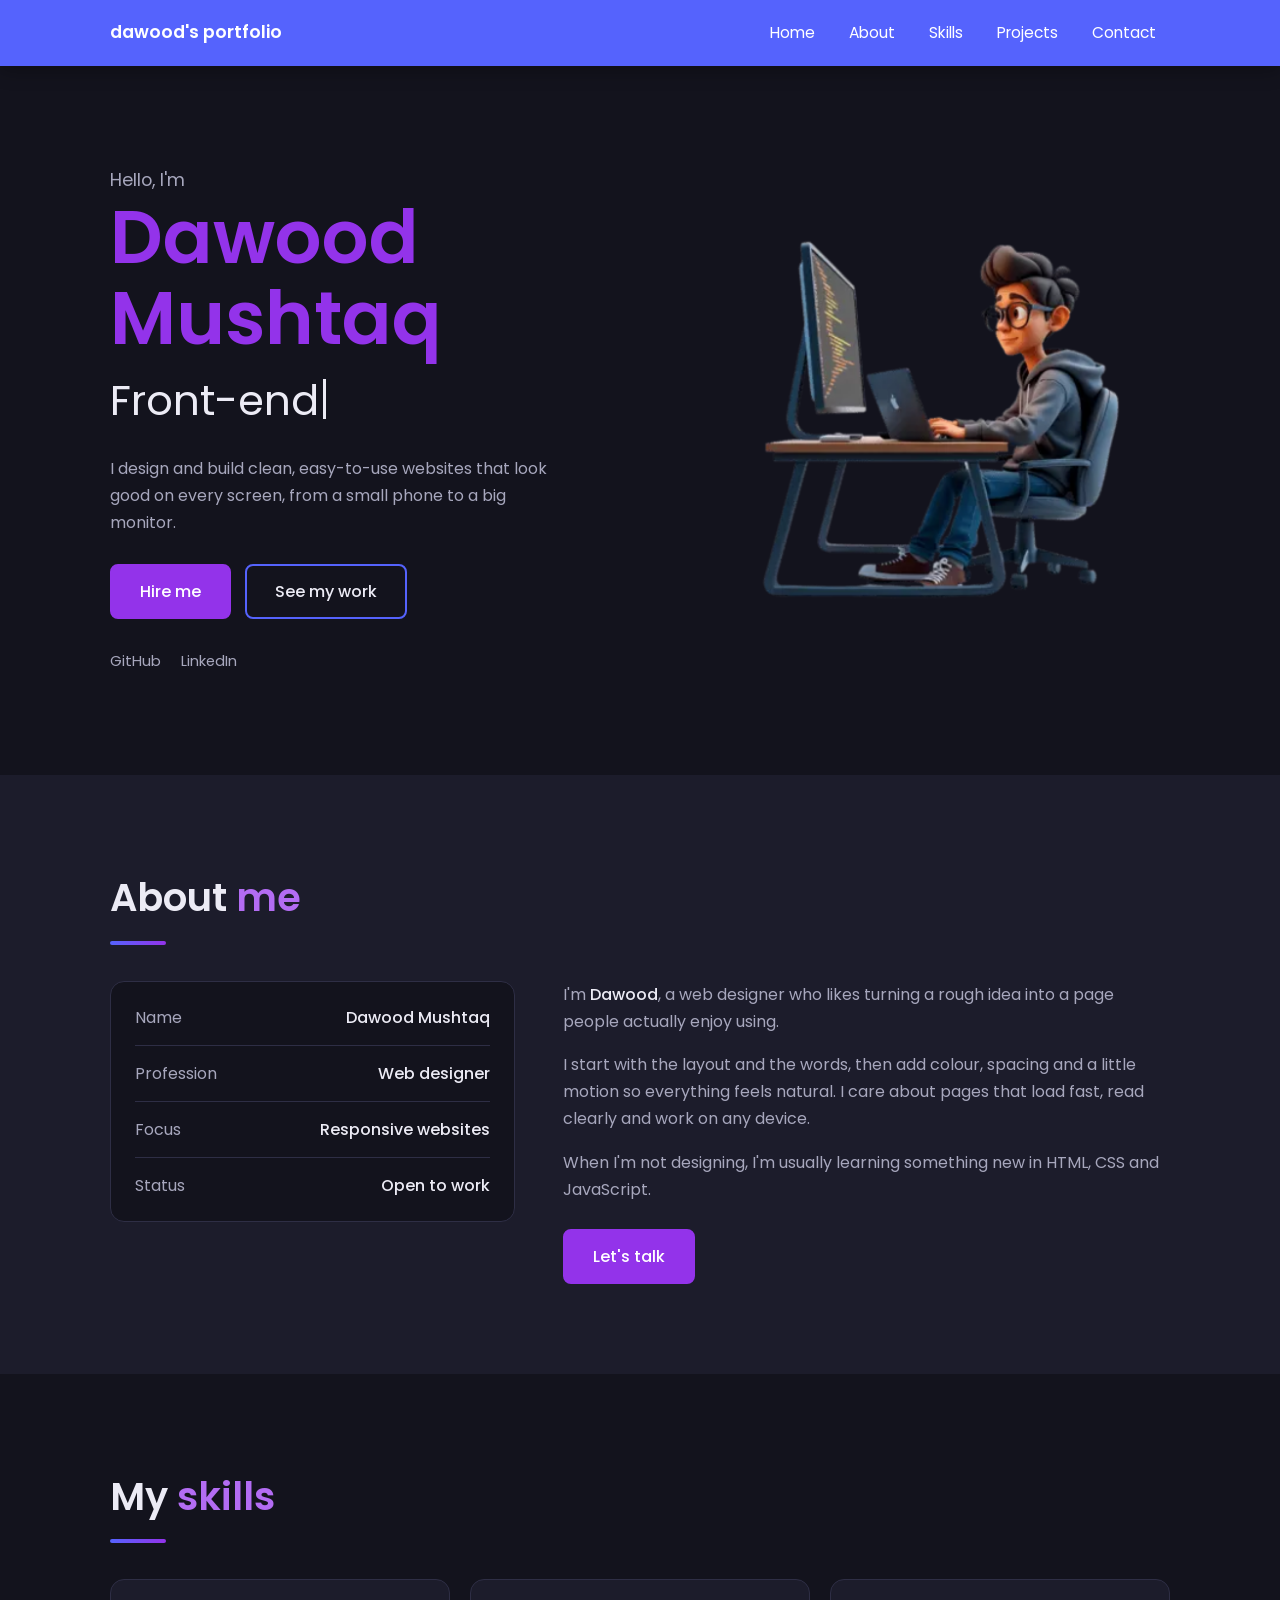
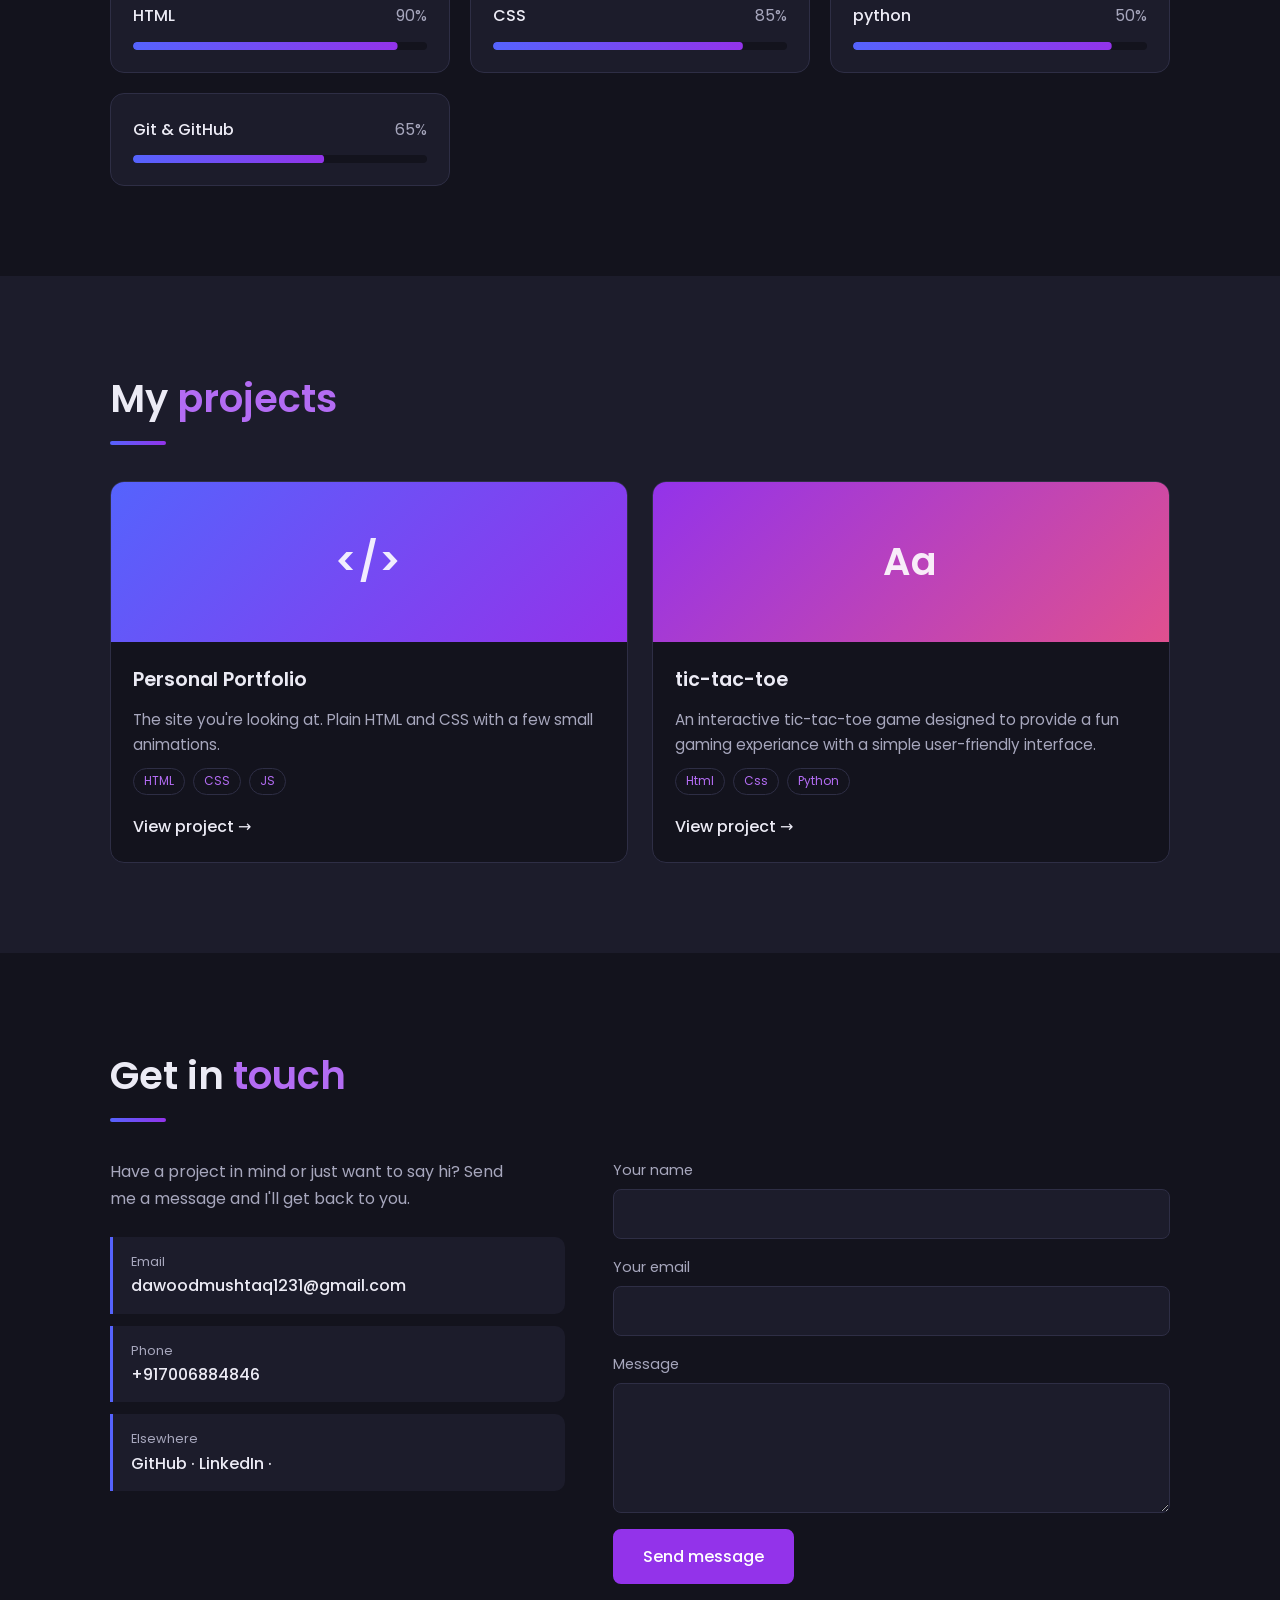
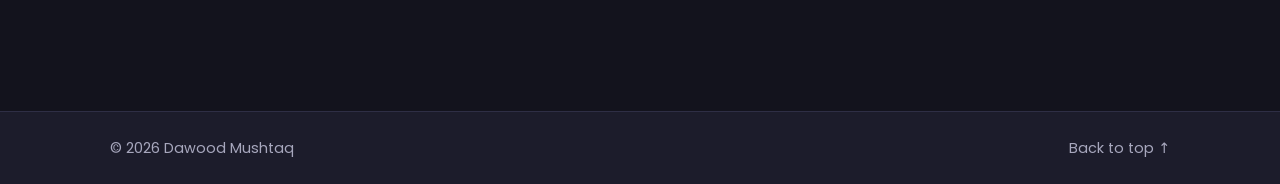
<file: index.html>
<!doctype html>
<html lang="en">
<head>
<meta charset="utf-8">
<meta name="viewport" content="width=device-width, initial-scale=1, viewport-fit=cover">
<title>Dawood Mushtaq</title>
<link rel="preconnect" href="https://fonts.googleapis.com">
<link rel="preconnect" href="https://fonts.gstatic.com" crossorigin>
<link rel="stylesheet" href="https://fonts.googleapis.com/css2?family=Poppins:wght@300;400;500;600&display=swap">
<link rel="stylesheet" href="style.css">
</head>
<body>
<header class="navbar">
  <div class="container nav-inner">
    <a href="#home" class="logo">dawood's portfolio</a>
    <button class="menu-btn" id="menuBtn" type="button" aria-label="Open menu" aria-expanded="false">
      <span></span><span></span><span></span>
    </button>
    <nav class="nav-links" id="menu">
      <a href="#home">Home</a>
      <a href="#about">About</a>
      <a href="#skills">Skills</a>
      <a href="#projects">Projects</a>
      <a href="#contact">Contact</a>
    </nav>
  </div>
</header>

<main>
  <!-- HOME -->
  <section class="hero" id="home">
    <div class="container hero-inner">
      <div class="hero-text">
        <p class="hello fade-up" style="--d:.1s">Hello, I'm</p>
        <h1 class="fade-up" style="--d:.2s">Dawood Mushtaq</h1>
        <h2 class="fade-up" style="--d:.3s"><span id="typed">Web designer</span><span class="caret"></span></h2>
        <p class="intro fade-up" style="--d:.4s">I design and build clean, easy-to-use websites that look good on every screen, from a small phone to a big monitor.</p>
        <div class="buttons fade-up" style="--d:.5s">
          <a href="#contact" class="btn primary">Hire me</a>
          <a href="#projects" class="btn outline">See my work</a>
        </div>
        <div class="socials fade-up" style="--d:.6s">
          <a href="https://github.com/" target="_blank" rel="noopener">GitHub</a>
          <a href="https://www.linkedin.com/" target="_blank" rel="noopener">LinkedIn</a>
        </div>
      </div>
      <div class="hero-img fade-up" style="--d:.35s">
        <img src="hero.png" width="440" height="430" alt="Illustration of a web designer working at a desk">
      </div>
    </div>
  </section>

  <!-- ABOUT -->
  <section class="section alt" id="about">
    <div class="container">
      <h2 class="title reveal">About <span>me</span></h2>
      <div class="about-grid">
        <dl class="facts reveal">
          <div><dt>Name</dt><dd>Dawood Mushtaq</dd></div>
          <div><dt>Profession</dt><dd>Web designer</dd></div>
          <div><dt>Focus</dt><dd>Responsive websites</dd></div>
          <div><dt>Status</dt><dd>Open to work</dd></div>
        </dl>
        <div class="about-text reveal">
          <p>I'm <strong>Dawood</strong>, a web designer who likes turning a rough idea into a page people actually enjoy using.</p>
          <p>I start with the layout and the words, then add colour, spacing and a little motion so everything feels natural. I care about pages that load fast, read clearly and work on any device.</p>
          <p>When I'm not designing, I'm usually learning something new in HTML, CSS and JavaScript.</p>
          <a href="#contact" class="btn primary">Let's talk</a>
        </div>
      </div>
    </div>
  </section>

  <!-- SKILLS -->
  <section class="section" id="skills">
    <div class="container">
      <h2 class="title reveal">My <span>skills</span></h2>
      <div class="skill-grid">
        <div class="skill reveal" style="--level:.9"><div class="top"><span>HTML</span><span>90%</span></div><div class="bar"><span></span></div></div>
        <div class="skill reveal" style="--level:.85"><div class="top"><span>CSS</span><span>85%</span></div><div class="bar"><span></span></div></div>
        <div class="skill reveal" style="--level:.88"><div class="top"><span>python</span><span>50%</span></div><div class="bar"><span></span></div></div>
        <div class="skill reveal" style="--level:.65"><div class="top"><span>Git &amp; GitHub</span><span>65%</span></div><div class="bar"><span></span></div></div>
      </div>
    </div>
  </section>

  <!-- PROJECTS -->
  <section class="section alt" id="projects">
    <div class="container">
      <h2 class="title reveal">My <span>projects</span></h2>
      <div class="project-grid">
        <article class="project reveal">
          <div class="thumb"><div class="t1">&lt;/&gt;</div></div>
          <div class="info">
            <h3>Personal Portfolio</h3>
            <p>The site you're looking at. Plain HTML and CSS with a few small animations.</p>
            <div class="tags"><span>HTML</span><span>CSS</span><span>JS</span></div>
            <a class="link" href="https://github.com/" target="_blank" rel="noopener">View project <span>&rarr;</span></a>
          </div>
        </article>
        <article class="project reveal" style="transition-delay:.1s">
          <div class="thumb"><div class="t2">Aa</div></div>
          <div class="info">
            <h3>tic-tac-toe</h3>
            <p>An interactive tic-tac-toe game designed to provide a fun gaming experiance with a simple user-friendly interface.</p>
            <div class="tags"><span>Html</span><span>Css</span><span>Python</span></div>
            <a class="link" href="https://github.com/" target="_blank" rel="noopener">View project <span>&rarr;</span></a>
          </div>
        </article>

          </div>
        </article>
  </section>

  <!-- CONTACT -->
  <section class="section" id="contact">
    <div class="container">
      <h2 class="title reveal">Get in <span>touch</span></h2>
      <div class="contact-grid">
        <div class="contact-info reveal">
          <p>Have a project in mind or just want to say hi? Send me a message and I'll get back to you.</p>
          <div class="info-row"><small>Email</small><strong id="emailText">dawoodmushtaq1231@gmail.com</strong></div>
          <div class="info-row"><small>Phone</small><strong>+917006884846</strong></div>
          <div class="info-row"><small>Elsewhere</small><strong>GitHub &middot; LinkedIn &middot;</strong></div>
        </div>
        <form id="contactForm" class="reveal" novalidate>
          <label for="name">Your name
            <input id="name" name="name" type="text" autocomplete="name" required>
          </label>
          <label for="email">Your email
            <input id="email" name="email" type="email" autocomplete="email" required>
          </label>
          <label for="message">Message
            <textarea id="message" name="message" required></textarea>
          </label>
          <button class="btn primary" type="submit">Send message</button>
          <p class="form-note" id="formNote" role="status"></p>
        </form>
      </div>
    </div>
  </section>
</main>

<footer>
  <div class="container">
    <span>&copy; <span id="year">2026</span> Dawood Mushtaq</span>
    <a href="#home">Back to top &uarr;</a>
  </div>
</footer>

<script>
  // mobile menu
  var menuBtn = document.getElementById('menuBtn');
  var menu = document.getElementById('menu');
  menuBtn.addEventListener('click', function () {
    var open = menu.classList.toggle('open');
    menuBtn.classList.toggle('open', open);
    menuBtn.setAttribute('aria-expanded', String(open));
  });
  menu.querySelectorAll('a').forEach(function (a) {
    a.addEventListener('click', function () {
      menu.classList.remove('open');
      menuBtn.classList.remove('open');
      menuBtn.setAttribute('aria-expanded', 'false');
    });
  });

  // typing text in the hero
  var words = ['Web designer', 'Front-end developer', 'Creative thinker'];
  var typed = document.getElementById('typed');
  var reduce = window.matchMedia('(prefers-reduced-motion: reduce)').matches;
  if (!reduce) {
    var w = 0, c = words[0].length, deleting = true;
    (function type() {
      var word = words[w];
      c += deleting ? -1 : 1;
      typed.textContent = word.slice(0, c);
      var delay = deleting ? 50 : 90;
      if (!deleting && c === word.length) { deleting = true; delay = 1600; }
      else if (deleting && c === 0) { deleting = false; w = (w + 1) % words.length; delay = 300; }
      setTimeout(type, delay);
    })();
  }

  // fade things in as they scroll into view, and fill the skill bars
  var seen = new IntersectionObserver(function (items) {
    items.forEach(function (item) {
      if (!item.isIntersecting) return;
      item.target.classList.add('show');
      if (item.target.classList.contains('skill')) item.target.classList.add('go');
      seen.unobserve(item.target);
    });
  }, { threshold: 0.15 });
  document.querySelectorAll('.reveal').forEach(function (el) { seen.observe(el); });

  // contact form: opens the visitor's email app with the message filled in
  var MY_EMAIL = 'yourname@example.com';
  var form = document.getElementById('contactForm');
  var note = document.getElementById('formNote');
  form.addEventListener('submit', function (e) {
    e.preventDefault();
    if (!form.checkValidity()) {
      note.textContent = 'Please fill in your name, a valid email and a message.';
      return;
    }
    var subject = 'Message from ' + document.getElementById('name').value;
    var body = document.getElementById('message').value + '\n\n' + document.getElementById('name').value + ' (' + document.getElementById('email').value + ')';
    note.textContent = 'Your email app should open with the message ready. If nothing happens, copy my email address and send it from there.';
    window.location.href = 'mailto:' + MY_EMAIL + '?subject=' + encodeURIComponent(subject) + '&body=' + encodeURIComponent(body);
  });

  document.getElementById('year').textContent = new Date().getFullYear();
</script>
</body>
</html>
</file>
<file: style.css>
/* ------------------------------------------------------------
   Dawood Mushtaq - portfolio styles
   ------------------------------------------------------------ */

:root {
  color-scheme: dark;
  --bg: #13131d;
  --surface: #1c1c2b;
  --surface-2: #232336;
  --line: #2e2e45;
  --text: #ecebf5;
  --muted: #a7a7bd;
  --blue: #5563fd;
  --purple: #9333ea;
  --purple-light: #b36cf3;
  --radius: 14px;
  --font: "Poppins", "Segoe UI", system-ui, sans-serif;
}

* { box-sizing: border-box; }

html {
  scroll-behavior: smooth;
  padding-top: env(safe-area-inset-top, 0px);
  padding-bottom: env(safe-area-inset-bottom, 0px);
}

body {
  margin: 0;
  background: var(--bg);
  color: var(--text);
  font-family: var(--font);
  font-size: 16px;
  line-height: 1.7;
  overflow-x: hidden;
}

/* keeps the area behind a phone's status bar the same blue as the navbar */
body::before {
  content: "";
  position: fixed;
  inset: 0 0 auto;
  height: env(safe-area-inset-top, 0px);
  background: var(--blue);
  z-index: 60;
}

h1, h2, h3, p { margin: 0; }
a { color: inherit; }
img { max-width: 100%; display: block; }
section { scroll-margin-top: 72px; }
:focus-visible { outline: 2px solid var(--purple-light); outline-offset: 3px; }

.container {
  max-width: 1100px;
  margin: 0 auto;
  padding-left: max(20px, env(safe-area-inset-left, 0px));
  padding-right: max(20px, env(safe-area-inset-right, 0px));
}

/* ---------- navbar ---------- */
.navbar {
  position: sticky;
  top: env(safe-area-inset-top, 0px);
  z-index: 50;
  background: var(--blue);
  box-shadow: 0 4px 18px rgba(0, 0, 0, 0.3);
}
.nav-inner {
  display: flex;
  align-items: center;
  justify-content: space-between;
  gap: 20px;
  height: 66px;
}
.logo {
  font-weight: 600;
  font-size: 1.1rem;
  color: #fff;
  text-decoration: none;
}
.nav-links { display: flex; gap: 6px; }
.nav-links a {
  position: relative;
  color: #fff;
  text-decoration: none;
  padding: 8px 14px;
  font-size: 0.97rem;
}
.nav-links a::after {
  content: "";
  position: absolute;
  left: 14px;
  right: 14px;
  bottom: 3px;
  height: 2px;
  background: #fff;
  transform: scaleX(0);
  transform-origin: left;
  transition: transform 0.3s ease;
}
.nav-links a:hover::after { transform: scaleX(1); }

.menu-btn {
  display: none;
  background: none;
  border: 0;
  padding: 8px;
  cursor: pointer;
  color: #fff;
}
.menu-btn span {
  display: block;
  width: 24px;
  height: 2px;
  background: #fff;
  margin: 5px 0;
  transition: transform 0.3s, opacity 0.3s;
}
.menu-btn.open span:nth-child(1) { transform: translateY(7px) rotate(45deg); }
.menu-btn.open span:nth-child(2) { opacity: 0; }
.menu-btn.open span:nth-child(3) { transform: translateY(-7px) rotate(-45deg); }

/* ---------- hero ---------- */
.hero { padding-block: clamp(48px, 9vw, 100px); }
.hero-inner {
  display: grid;
  grid-template-columns: 1.1fr 0.9fr;
  align-items: center;
  gap: 40px;
}
.hero-inner > * { min-width: 0; }

.badge {
  display: inline-flex;
  align-items: center;
  gap: 10px;
  font-size: 0.85rem;
  color: var(--muted);
  border: 1px solid var(--line);
  background: var(--surface);
  padding: 6px 14px;
  border-radius: 999px;
  margin-bottom: 22px;
}
.badge i {
  width: 8px;
  height: 8px;
  border-radius: 50%;
  background: #35d07f;
  animation: pulse 2s infinite;
}
.hello { color: var(--muted); font-size: 1.1rem; }
.hero h1 {
  font-size: clamp(2.6rem, 8vw, 4.6rem);
  line-height: 1.1;
  font-weight: 600;
  color: var(--purple);
  margin: 2px 0 6px;
}
.hero h2 {
  font-size: clamp(1.6rem, 5vw, 2.6rem);
  font-weight: 400;
  min-height: 1.4em;
}
.caret {
  display: inline-block;
  width: 3px;
  height: 0.95em;
  background: var(--text);
  margin-left: 4px;
  vertical-align: -0.1em;
  animation: blink 1s steps(1) infinite;
}
.hero .intro { color: var(--muted); max-width: 46ch; margin: 18px 0 28px; }

.buttons { display: flex; flex-wrap: wrap; gap: 14px; }
.btn {
  display: inline-block;
  padding: 12px 28px;
  border-radius: 8px;
  font: inherit;
  font-weight: 500;
  text-decoration: none;
  cursor: pointer;
  border: 2px solid var(--purple);
  transition: transform 0.25s, box-shadow 0.25s, background 0.25s, color 0.25s;
}
.btn.primary { background: var(--purple); color: #fff; }
.btn.primary:hover {
  transform: translateY(-3px);
  box-shadow: 0 10px 24px -8px var(--purple);
}
.btn.outline { background: transparent; color: var(--text); border-color: var(--blue); }
.btn.outline:hover { background: var(--blue); color: #fff; transform: translateY(-3px); }

.socials { display: flex; gap: 20px; margin-top: 30px; }
.socials a {
  color: var(--muted);
  text-decoration: none;
  font-size: 0.92rem;
  border-bottom: 1px solid transparent;
  transition: color 0.2s, border-color 0.2s;
}
.socials a:hover { color: var(--purple-light); border-color: var(--purple-light); }

.hero-img { display: flex; justify-content: center; }
.hero-img img {
  width: min(430px, 100%);
  height: auto;
  animation: float 5s ease-in-out infinite;
}

/* ---------- shared section bits ---------- */
.section { padding-block: clamp(56px, 8vw, 90px); }
.section.alt { background: var(--surface); }
.title { font-size: clamp(1.8rem, 5vw, 2.4rem); font-weight: 600; margin-bottom: 36px; }
.title::after {
  content: "";
  display: block;
  width: 56px;
  height: 4px;
  border-radius: 2px;
  background: linear-gradient(90deg, var(--blue), var(--purple));
  margin-top: 10px;
}
.title span { color: var(--purple-light); }

/* ---------- about ---------- */
.about-grid {
  display: grid;
  grid-template-columns: 0.8fr 1.2fr;
  gap: 48px;
  align-items: start;
}
.about-grid > * { min-width: 0; }
.facts {
  background: var(--bg);
  border: 1px solid var(--line);
  border-radius: var(--radius);
  padding: 8px 24px;
  margin: 0;
}
.facts div {
  display: flex;
  justify-content: space-between;
  gap: 16px;
  padding: 14px 0;
  border-bottom: 1px solid var(--line);
}
.facts div:last-child { border-bottom: 0; }
.facts dt { color: var(--muted); }
.facts dd { margin: 0; font-weight: 500; text-align: right; }
.about-text p { color: var(--muted); margin-bottom: 16px; }
.about-text p strong { color: var(--text); font-weight: 500; }
.about-text .btn { margin-top: 10px; }

/* ---------- skills ---------- */
.skill-grid {
  display: grid;
  grid-template-columns: repeat(auto-fit, minmax(min(100%, 300px), 1fr));
  gap: 20px;
}
.skill {
  background: var(--surface);
  border: 1px solid var(--line);
  border-radius: var(--radius);
  padding: 22px;
  transition: transform 0.3s, border-color 0.3s, box-shadow 0.3s;
}
.skill:hover {
  transform: translateY(-6px);
  border-color: var(--blue);
  box-shadow: 0 16px 30px -18px var(--blue);
}
.skill .top { display: flex; justify-content: space-between; margin-bottom: 12px; font-weight: 500; }
.skill .top span:last-child { color: var(--muted); font-weight: 400; }
.bar { height: 8px; border-radius: 99px; background: var(--bg); overflow: hidden; }
.bar span {
  display: block;
  height: 100%;
  width: 100%;
  border-radius: 99px;
  background: linear-gradient(90deg, var(--blue), var(--purple));
  transform-origin: left;
  transform: scaleX(var(--level));
}
.skill.go .bar span { animation: fill 1.2s ease backwards; }

/* ---------- projects ---------- */
.project-grid {
  display: grid;
  grid-template-columns: repeat(auto-fit, minmax(min(100%, 300px), 1fr));
  gap: 24px;
}
.project {
  background: var(--bg);
  border: 1px solid var(--line);
  border-radius: var(--radius);
  overflow: hidden;
  display: flex;
  flex-direction: column;
  min-width: 0;
  transition: transform 0.3s, border-color 0.3s, box-shadow 0.3s;
}
.project:hover {
  transform: translateY(-6px);
  border-color: var(--purple);
  box-shadow: 0 18px 34px -20px var(--purple);
}
.thumb { height: 160px; overflow: hidden; }
.thumb div {
  height: 100%;
  display: grid;
  place-items: center;
  font-size: 2.4rem;
  font-weight: 600;
  letter-spacing: 0.05em;
  color: rgba(255, 255, 255, 0.9);
  transition: transform 0.5s;
}
.project:hover .thumb div { transform: scale(1.1); }
.t1 { background: linear-gradient(135deg, #5563fd, #9333ea); }
.t2 { background: linear-gradient(135deg, #9333ea, #e0508f); }
.t3 { background: linear-gradient(135deg, #2f3bbf, #5563fd 60%, #4cc2ff); }
.project .info { padding: 22px; display: flex; flex-direction: column; gap: 10px; flex: 1; }
.project h3 { font-size: 1.2rem; font-weight: 600; }
.project p { color: var(--muted); font-size: 0.95rem; }
.tags { display: flex; flex-wrap: wrap; gap: 8px; }
.tags span {
  font-size: 0.75rem;
  color: var(--purple-light);
  border: 1px solid var(--line);
  padding: 2px 10px;
  border-radius: 999px;
}
.project .link {
  margin-top: auto;
  padding-top: 8px;
  color: var(--text);
  font-weight: 500;
  text-decoration: none;
  width: fit-content;
}
.project .link span { display: inline-block; transition: transform 0.25s; }
.project .link:hover { color: var(--purple-light); }
.project .link:hover span { transform: translateX(6px); }
.hint { color: var(--muted); font-size: 0.85rem; margin-top: 24px; }

/* ---------- contact ---------- */
.contact-grid {
  display: grid;
  grid-template-columns: 0.9fr 1.1fr;
  gap: 48px;
  align-items: start;
}
.contact-grid > * { min-width: 0; }
.contact-info p { color: var(--muted); margin-bottom: 24px; max-width: 40ch; }
.info-row {
  display: flex;
  flex-direction: column;
  padding: 14px 18px;
  margin-bottom: 12px;
  border-left: 3px solid var(--blue);
  background: var(--surface);
  border-radius: 0 10px 10px 0;
  transition: transform 0.25s, border-color 0.25s;
}
.info-row:hover { transform: translateX(6px); border-color: var(--purple); }
.info-row small { color: var(--muted); font-size: 0.8rem; }
.info-row strong { font-weight: 500; overflow-wrap: anywhere; }

form { display: grid; gap: 16px; }
label { display: grid; gap: 6px; font-size: 0.9rem; color: var(--muted); }
input, textarea {
  font: inherit;
  color: var(--text);
  background: var(--surface);
  border: 1px solid var(--line);
  border-radius: 8px;
  padding: 12px 14px;
  width: 100%;
  transition: border-color 0.2s, box-shadow 0.2s;
}
input:hover, textarea:hover { border-color: var(--blue); }
input:focus, textarea:focus {
  outline: none;
  border-color: var(--purple-light);
  box-shadow: 0 0 0 3px rgba(147, 51, 234, 0.25);
}
textarea { resize: vertical; min-height: 130px; }
form .btn { justify-self: start; }
.form-note { font-size: 0.88rem; color: var(--muted); min-height: 1.5em; }

footer {
  background: var(--surface);
  border-top: 1px solid var(--line);
  padding-block: 24px;
  color: var(--muted);
  font-size: 0.9rem;
}
footer .container { display: flex; justify-content: space-between; flex-wrap: wrap; gap: 8px; }
footer a { text-decoration: none; transition: color 0.2s; }
footer a:hover { color: var(--purple-light); }

/* ---------- animations ---------- */
.fade-up { animation: fadeUp 0.8s ease backwards; animation-delay: var(--d, 0s); }
.reveal {
  opacity: 0.3;
  transform: translateY(24px);
  transition: opacity 0.7s ease, transform 0.7s ease;
}
.reveal.show { opacity: 1; transform: none; }

@keyframes fadeUp { from { opacity: 0; transform: translateY(26px); } to { opacity: 1; transform: none; } }
@keyframes float { 0%, 100% { transform: translateY(0); } 50% { transform: translateY(-12px); } }
@keyframes blink { 50% { opacity: 0; } }
@keyframes fill { from { transform: scaleX(0); } }
@keyframes pulse {
  0% { box-shadow: 0 0 0 0 rgba(53, 208, 127, 0.6); }
  70% { box-shadow: 0 0 0 9px rgba(53, 208, 127, 0); }
  100% { box-shadow: 0 0 0 0 rgba(53, 208, 127, 0); }
}

/* ---------- small screens ---------- */
@media (max-width: 800px) {
  .hero-inner, .about-grid, .contact-grid { grid-template-columns: 1fr; }
  .hero-img { order: -1; }
  .hero-img img { width: min(300px, 80%); }
}
@media (max-width: 700px) {
  .menu-btn { display: block; }
  .nav-links {
    display: none;
    position: absolute;
    left: 0;
    right: 0;
    top: 100%;
    flex-direction: column;
    gap: 0;
    background: var(--blue);
    padding: 6px max(20px, env(safe-area-inset-right, 0px)) 14px max(20px, env(safe-area-inset-left, 0px));
    box-shadow: 0 12px 18px rgba(0, 0, 0, 0.25);
  }
  .nav-links.open { display: flex; }
  .nav-links a { padding: 12px 0; }
  .nav-links a::after { display: none; }
}

@media (prefers-reduced-motion: reduce) {
  html { scroll-behavior: auto; }
  *, *::before, *::after { animation: none !important; transition-duration: 0.01ms !important; }
  .reveal { opacity: 1; transform: none; }
}
</file>
